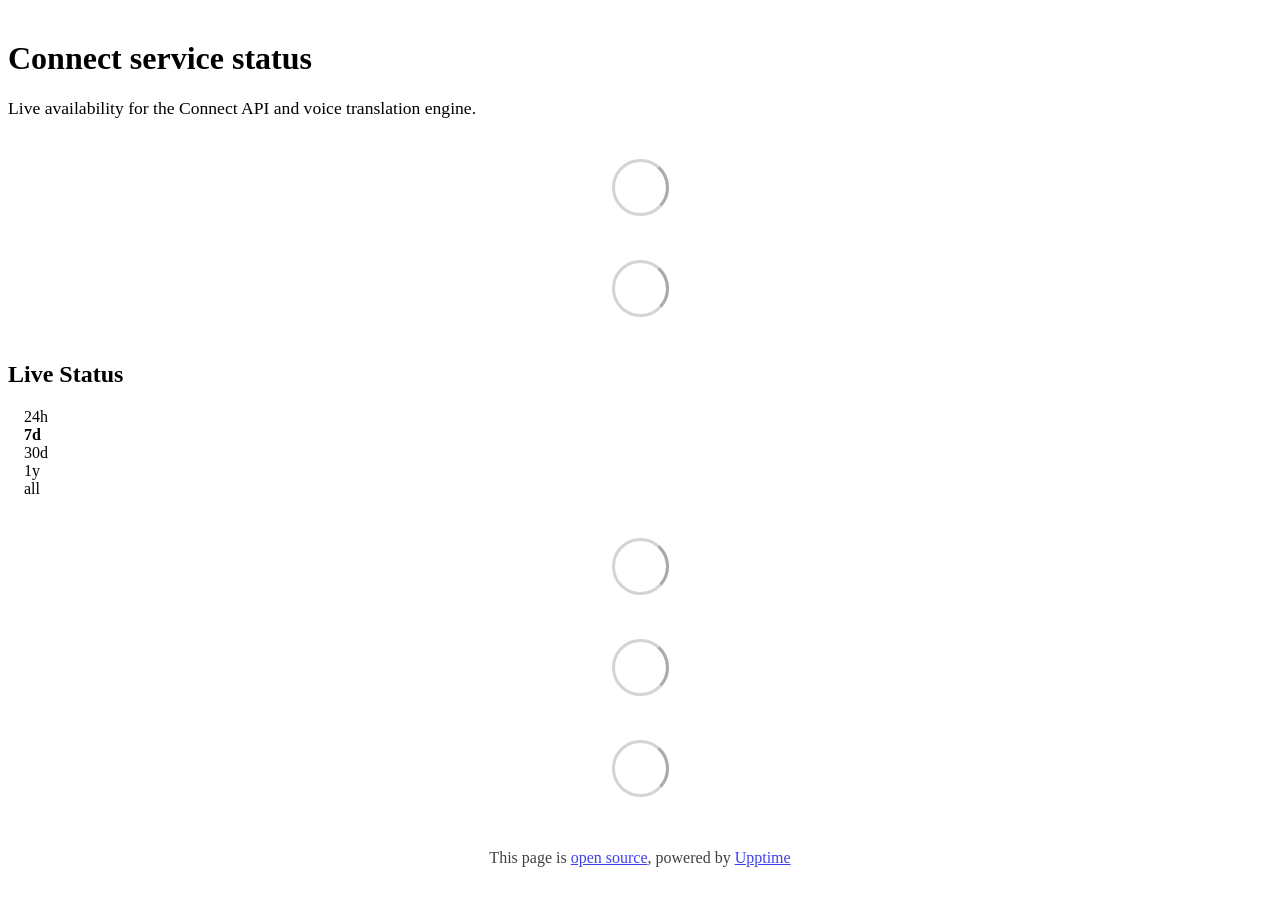
<file: index.html>
<!DOCTYPE html> <html lang=en> <head> <meta charset=utf-8> <meta content="width=device-width,initial-scale=1" name=viewport> <meta content=#333333 name=theme-color> <base href=/ > <link href=manifest.json rel=manifest crossorigin=use-credentials> <script>__SAPPER__={baseUrl:"",preloaded:[void 0,{}]};if('serviceWorker' in navigator)navigator.serviceWorker.register('/service-worker.js');(function(){try{eval("async function x(){}");var main="/client/client.db759055.js"}catch(e){main="/client/legacy/client.6d846c07.js"};var s=document.createElement("script");try{new Function("if(0)import('')")();s.src=main;s.type="module";s.crossOrigin="use-credentials";}catch(e){s.src="/client/shimport@2.0.5.js";s.setAttribute("data-main",main);}document.head.appendChild(s);}());</script> <link href=client/client-31a52aa5.css rel=stylesheet><link href=client/createOctokit-a85f76c7.css rel=stylesheet><link href=client/index-b0b6455a.css rel=stylesheet> <title>Connect Status</title> <script>// If `prefers-color-scheme` is not supported, fall back to light mode.
      // In this case, light.css will be downloaded with `highest` priority.
      if (typeof window !== "undefined" && typeof document !== "undefined" && "matchMedia" in window && window.matchMedia('(prefers-color-scheme: dark)').media === 'not all') {
        document.documentElement.style.display = 'none';
        document.head.insertAdjacentHTML(
          'beforeend',
          '<link rel="stylesheet" href={`${config.path}/themes/light.css`} onload="document.documentElement.style.display = \'\'">',
        );
      } </script> <link href=https://status.belora-connect.com/themes/light.css rel=stylesheet media=(prefers-color-scheme:light)> <link href=https://status.belora-connect.com/themes/dark.css rel=stylesheet media=(prefers-color-scheme:dark)><link href=https://status.belora-connect.com/global.css rel=stylesheet><link href=https://raw.githubusercontent.com/upptime/upptime/master/assets/upptime-icon.svg rel=icon type=image/svg><link href=/logo-192.png rel=icon type=image/png> <link href=/client/client.db759055.js rel=modulepreload as=script crossorigin=use-credentials><link href=/client/client-31a52aa5.css rel=preload as=style><link href=/client/index.37dea34d.js rel=modulepreload as=script crossorigin=use-credentials><link href=/client/createOctokit.5da812ed.js rel=modulepreload as=script crossorigin=use-credentials><link href=/client/inject_styles.803b7e80.js rel=modulepreload as=script crossorigin=use-credentials><link href=/client/createOctokit-a85f76c7.css rel=preload as=style><link href=/client/index-b0b6455a.css rel=preload as=style></head> <body> <div id=sapper> <nav class=svelte-a08hsz><div class="svelte-a08hsz container"> <ul class=svelte-a08hsz> </ul></div> </nav> <main class=container> <header class=svelte-ngkazm><h1><strong>Connect</strong> service status</h1> <p class="svelte-ngkazm lead">Live availability for the Connect API and voice translation engine.</header> <section class=svelte-8lnl4f><div class="svelte-68jxue loading"><svg class=svelte-68jxue height=38 stroke=#aaa width=38 xmlns=http://www.w3.org/2000/svg><g fill=none fill-rule=evenodd><g stroke-width=2 transform="translate(1 1)"><circle cx=18 cy=18 r=18 stroke-opacity=.5></circle><path d="M36 18c0-9.94-8.06-18-18-18"><animateTransform attributeName=transform dur=1s from="0 18 18" repeatCount=indefinite to="360 18 18" type=rotate></animateTransform></path></g></g></svg></div> </section> <section class=svelte-8lnl4f><div class="svelte-68jxue loading"><svg class=svelte-68jxue height=38 stroke=#aaa width=38 xmlns=http://www.w3.org/2000/svg><g fill=none fill-rule=evenodd><g stroke-width=2 transform="translate(1 1)"><circle cx=18 cy=18 r=18 stroke-opacity=.5></circle><path d="M36 18c0-9.94-8.06-18-18-18"><animateTransform attributeName=transform dur=1s from="0 18 18" repeatCount=indefinite to="360 18 18" type=rotate></animateTransform></path></g></g></svg></div> </section> <div class="svelte-fqsq6s f changed"><h2>Live Status</h2> <form class="svelte-fqsq6s f r"><div><input class=svelte-fqsq6s id=data_day name=d type=radio value=day><label class=svelte-fqsq6s for=data_day>24h</label></div> <div><input class=svelte-fqsq6s id=data_week name=d type=radio value=week checked><label class=svelte-fqsq6s for=data_week>7d</label></div> <div><input class=svelte-fqsq6s id=data_month name=d type=radio value=month><label class=svelte-fqsq6s for=data_month>30d</label></div> <div><input class=svelte-fqsq6s id=data_year name=d type=radio value=year><label class=svelte-fqsq6s for=data_year>1y</label></div> <div><input class=svelte-fqsq6s id=data_all name=d type=radio value=all><label class=svelte-fqsq6s for=data_all>all</label></div></form></div> <section class="svelte-fqsq6s live-status"><div class="svelte-68jxue loading"><svg class=svelte-68jxue height=38 stroke=#aaa width=38 xmlns=http://www.w3.org/2000/svg><g fill=none fill-rule=evenodd><g stroke-width=2 transform="translate(1 1)"><circle cx=18 cy=18 r=18 stroke-opacity=.5></circle><path d="M36 18c0-9.94-8.06-18-18-18"><animateTransform attributeName=transform dur=1s from="0 18 18" repeatCount=indefinite to="360 18 18" type=rotate></animateTransform></path></g></g></svg></div> </section> <section><div class="svelte-68jxue loading"><svg class=svelte-68jxue height=38 stroke=#aaa width=38 xmlns=http://www.w3.org/2000/svg><g fill=none fill-rule=evenodd><g stroke-width=2 transform="translate(1 1)"><circle cx=18 cy=18 r=18 stroke-opacity=.5></circle><path d="M36 18c0-9.94-8.06-18-18-18"><animateTransform attributeName=transform dur=1s from="0 18 18" repeatCount=indefinite to="360 18 18" type=rotate></animateTransform></path></g></g></svg></div> </section> <section><div class="svelte-68jxue loading"><svg class=svelte-68jxue height=38 stroke=#aaa width=38 xmlns=http://www.w3.org/2000/svg><g fill=none fill-rule=evenodd><g stroke-width=2 transform="translate(1 1)"><circle cx=18 cy=18 r=18 stroke-opacity=.5></circle><path d="M36 18c0-9.94-8.06-18-18-18"><animateTransform attributeName=transform dur=1s from="0 18 18" repeatCount=indefinite to="360 18 18" type=rotate></animateTransform></path></g></g></svg></div></section></main> <footer class=svelte-jbr799><p>This page is <a href=https://github.com/beloralabs-connect/connect-status>open source</a>, powered by <a href=https://upptime.js.org>Upptime</a></p> </footer></div> <script> try {
        if (typeof window !== "undefined" && window.navigator && navigator.serviceWorker) {
          navigator.serviceWorker.getRegistrations().then(function (registrations) {
            for (let registration of registrations) {
              registration.unregister();
            }
          });
        }
        if (typeof window !== "undefined" && "caches" in window) {
          caches.keys().then(function (keyList) {
            return Promise.all(
              keyList.map(function (key) {
                return caches.delete(key);
              })
            );
          });
        }
      } catch (error) {} </script>
</file>
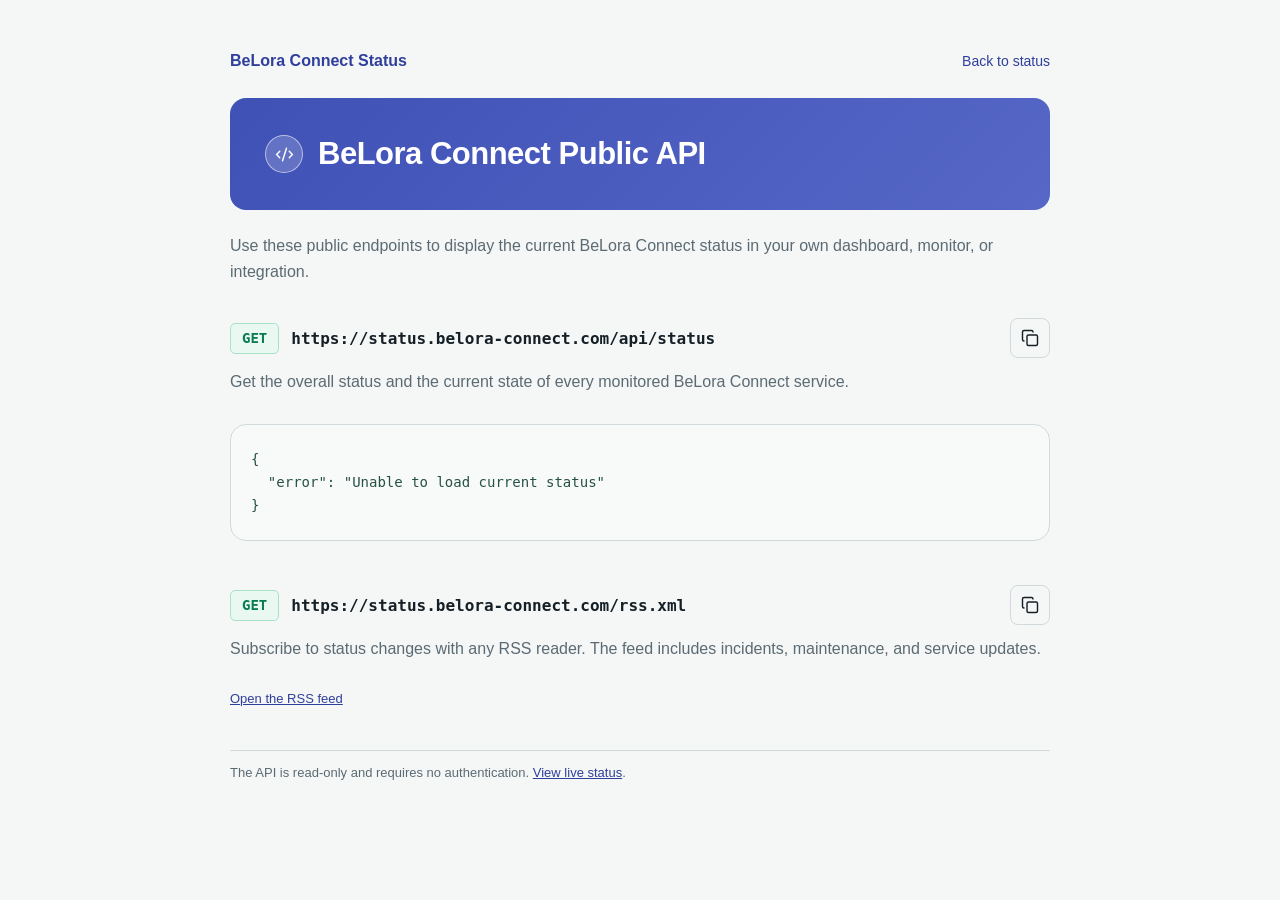
<file: public-api.html>
<!doctype html>
<html lang="en">
<head>
    <meta charset="utf-8">
    <meta name="viewport" content="width=device-width, initial-scale=1">
    <title>BeLora Connect Public API</title>
    <meta name="description" content="Public API documentation for BeLora Connect status and monitored services.">
    <link rel="icon" type="image/svg+xml" href="./assets/favicon/favicon.svg">
    <link rel="stylesheet" href="./style/status-api.css?v=20261001-1">
    <script src="./js/lucide.js" defer></script>
</head>
<body class="public-api-page">
    <main class="public-api-shell">
        <div class="public-api-topbar">
            <a class="public-api-brand" href="/">BeLora Connect Status</a>
            <a class="public-api-back" href="/">Back to status</a>
        </div>

        <header class="public-api-hero">
            <span class="public-api-hero-icon" aria-hidden="true"><i data-lucide="code-2"></i></span>
            <h1>BeLora Connect Public API</h1>
        </header>
        <p class="public-api-intro">Use these public endpoints to display the current BeLora Connect status in your own dashboard, monitor, or integration.</p>

        <section class="public-api-endpoint" aria-labelledby="summary-title">
            <div class="public-api-endpoint-head">
                <span class="public-api-method">GET</span>
                <code class="public-api-url" id="summary-url">https://status.belora-connect.com/api/status</code>
                <button class="public-api-copy" type="button" data-copy-target="summary-url" aria-label="Copy summary endpoint"><i data-lucide="copy" aria-hidden="true"></i></button>
            </div>
            <p class="public-api-description" id="summary-title">Get the overall status and the current state of every monitored BeLora Connect service.</p>
            <pre class="public-api-code" id="summary-response">Loading current status…</pre>
        </section>

        <section class="public-api-endpoint" aria-labelledby="rss-title">
            <div class="public-api-endpoint-head">
                <span class="public-api-method">GET</span>
                <code class="public-api-url" id="rss-url">https://status.belora-connect.com/rss.xml</code>
                <button class="public-api-copy" type="button" data-copy-target="rss-url" aria-label="Copy RSS endpoint"><i data-lucide="copy" aria-hidden="true"></i></button>
            </div>
            <p class="public-api-description" id="rss-title">Subscribe to status changes with any RSS reader. The feed includes incidents, maintenance, and service updates.</p>
            <p class="public-api-note"><a href="/rss.xml" target="_blank" rel="noopener">Open the RSS feed</a></p>
        </section>

        <footer class="public-api-footer">The API is read-only and requires no authentication. <a href="/">View live status</a>.</footer>
    </main>
    <script>
        (function () {
            var responseBox = document.getElementById('summary-response');
            var refreshIcons = function () {
                if (window.lucide && typeof window.lucide.createIcons === 'function') window.lucide.createIcons();
            };
            fetch('https://status.belora-connect.com/api/status', { headers: { Accept: 'application/json' }, cache: 'no-store' })
                .then(function (response) { if (!response.ok) throw new Error('HTTP ' + response.status); return response.json(); })
                .then(function (payload) { responseBox.textContent = JSON.stringify(payload, null, 2); })
                .catch(function () { responseBox.textContent = JSON.stringify({ error: 'Unable to load current status' }, null, 2); });

            document.querySelectorAll('[data-copy-target]').forEach(function (button) {
                button.addEventListener('click', function () {
                    var target = document.getElementById(button.getAttribute('data-copy-target'));
                    if (!target) return;
                    var copy = function () {
                        button.classList.add('is-copied');
                        button.setAttribute('aria-label', 'Copied');
                        button.innerHTML = '<i data-lucide="check" aria-hidden="true"></i>';
                        refreshIcons();
                        setTimeout(function () {
                            button.classList.remove('is-copied');
                            button.setAttribute('aria-label', button.getAttribute('data-copy-target') === 'rss-url' ? 'Copy RSS endpoint' : 'Copy summary endpoint');
                            button.innerHTML = '<i data-lucide="copy" aria-hidden="true"></i>';
                            refreshIcons();
                        }, 1200);
                    };
                    if (navigator.clipboard && navigator.clipboard.writeText) {
                        navigator.clipboard.writeText(target.textContent).then(copy).catch(function () {});
                    } else {
                        var range = document.createRange();
                        range.selectNodeContents(target);
                        var selection = window.getSelection();
                        selection.removeAllRanges();
                        selection.addRange(range);
                        try { document.execCommand('copy'); copy(); } catch (error) {}
                        selection.removeAllRanges();
                    }
                });
            });
            if (document.readyState === 'loading') document.addEventListener('DOMContentLoaded', refreshIcons);
            else refreshIcons();
        }());
    </script>
</body>
</html>
</file>
<file: style/status-api.css>
:root {
    --api-indigo: #3f51b5;
    --api-indigo-dark: #2f3f9c;
    --api-indigo-soft: #eef0fa;
    --api-green: #08a66c;
    --api-green-dark: #087b54;
    --api-ink: #152026;
    --api-muted: #5b6b73;
    --api-line: #d1d9dc;
    --api-page: #f5f6f6;
    --api-code: #f8faf9;
}

* { box-sizing: border-box; }

body.public-api-page {
    min-height: 100vh;
    margin: 0;
    background: var(--api-page);
    color: var(--api-ink);
    font-family: "DM Sans", Arial, Helvetica, sans-serif;
}

.public-api-shell {
    width: min(820px, calc(100% - 32px));
    margin: 0 auto;
    padding: 52px 0 80px;
}

.public-api-topbar {
    display: flex;
    align-items: center;
    justify-content: space-between;
    gap: 16px;
    margin-bottom: 28px;
}

.public-api-brand {
    color: var(--api-indigo-dark);
    font-size: 1rem;
    font-weight: 700;
    text-decoration: none;
}

.public-api-back {
    color: var(--api-indigo-dark);
    font-size: 14px;
    text-decoration: none;
}

.public-api-back:hover { color: var(--api-indigo); }

.public-api-hero {
    display: flex;
    align-items: center;
    gap: 15px;
    min-height: 112px;
    margin-bottom: 48px;
    padding: 24px 35px;
    border-radius: 16px;
    background: linear-gradient(135deg, var(--api-indigo) 0%, #5667c7 100%);
    color: #fff;
}

.public-api-hero-icon {
    display: grid;
    width: 38px;
    height: 38px;
    flex: 0 0 38px;
    place-items: center;
    border: 1px solid rgba(255,255,255,.55);
    border-radius: 50%;
    background: rgba(255,255,255,.18);
    font-family: ui-monospace, SFMono-Regular, Menlo, monospace;
    font-size: 19px;
}

.public-api-hero-icon svg {
    width: 19px;
    height: 19px;
    stroke-width: 1.8;
}

.public-api-hero h1 {
    margin: 0;
    font-size: clamp(24px, 4vw, 31px);
    font-weight: 600;
    letter-spacing: -.5px;
}

.public-api-intro {
    margin: -25px 0 34px;
    color: var(--api-muted);
    font-size: 16px;
    line-height: 1.6;
}

.public-api-endpoint {
    margin-bottom: 44px;
}

.public-api-endpoint-head {
    display: flex;
    align-items: center;
    gap: 12px;
    margin-bottom: 12px;
}

.public-api-method {
    display: inline-flex;
    align-items: center;
    min-height: 31px;
    padding: 0 11px;
    border: 1px solid #a9e1c8;
    border-radius: 5px;
    background: #e9f9f1;
    color: var(--api-green-dark);
    font-family: ui-monospace, SFMono-Regular, Menlo, monospace;
    font-size: 14px;
    font-weight: 700;
}

.public-api-url {
    overflow-wrap: anywhere;
    color: var(--api-ink);
    font-family: ui-monospace, SFMono-Regular, Menlo, monospace;
    font-size: 16px;
    font-weight: 700;
}

.public-api-copy {
    display: grid;
    width: 40px;
    height: 40px;
    margin-left: auto;
    place-items: center;
    border: 1px solid var(--api-line);
    border-radius: 8px;
    background: transparent;
    color: var(--api-ink);
    cursor: pointer;
    font-size: 18px;
}

.public-api-copy svg {
    width: 18px;
    height: 18px;
    stroke-width: 1.9;
}

.public-api-copy:hover { border-color: var(--api-indigo); color: var(--api-indigo-dark); }
.public-api-copy.is-copied { border-color: var(--api-indigo); color: var(--api-indigo-dark); }

.public-api-description {
    margin: 0 0 30px;
    color: var(--api-muted);
    font-size: 16px;
    line-height: 1.5;
}

.public-api-code {
    overflow: auto;
    max-height: 580px;
    margin: 0;
    padding: 23px 20px;
    border: 1px solid var(--api-line);
    border-radius: 16px;
    background: var(--api-code);
    color: #265145;
    font: 14px/1.65 ui-monospace, SFMono-Regular, Menlo, Monaco, Consolas, monospace;
    white-space: pre;
}

.public-api-note {
    margin-top: 10px;
    color: var(--api-muted);
    font-size: 13px;
}

.public-api-footer {
    padding-top: 12px;
    border-top: 1px solid var(--api-line);
    color: var(--api-muted);
    font-size: 13px;
    line-height: 1.6;
}

.public-api-note a,
.public-api-footer a { color: var(--api-indigo-dark); }

.public-api-note a:hover,
.public-api-footer a:hover { color: var(--api-indigo); }

@media (max-width: 620px) {
    .public-api-shell { padding-top: 24px; }
    .public-api-hero { margin-bottom: 36px; padding: 22px; }
    .public-api-endpoint-head { align-items: flex-start; flex-wrap: wrap; }
    .public-api-copy { margin-left: 0; }
}
</file>
